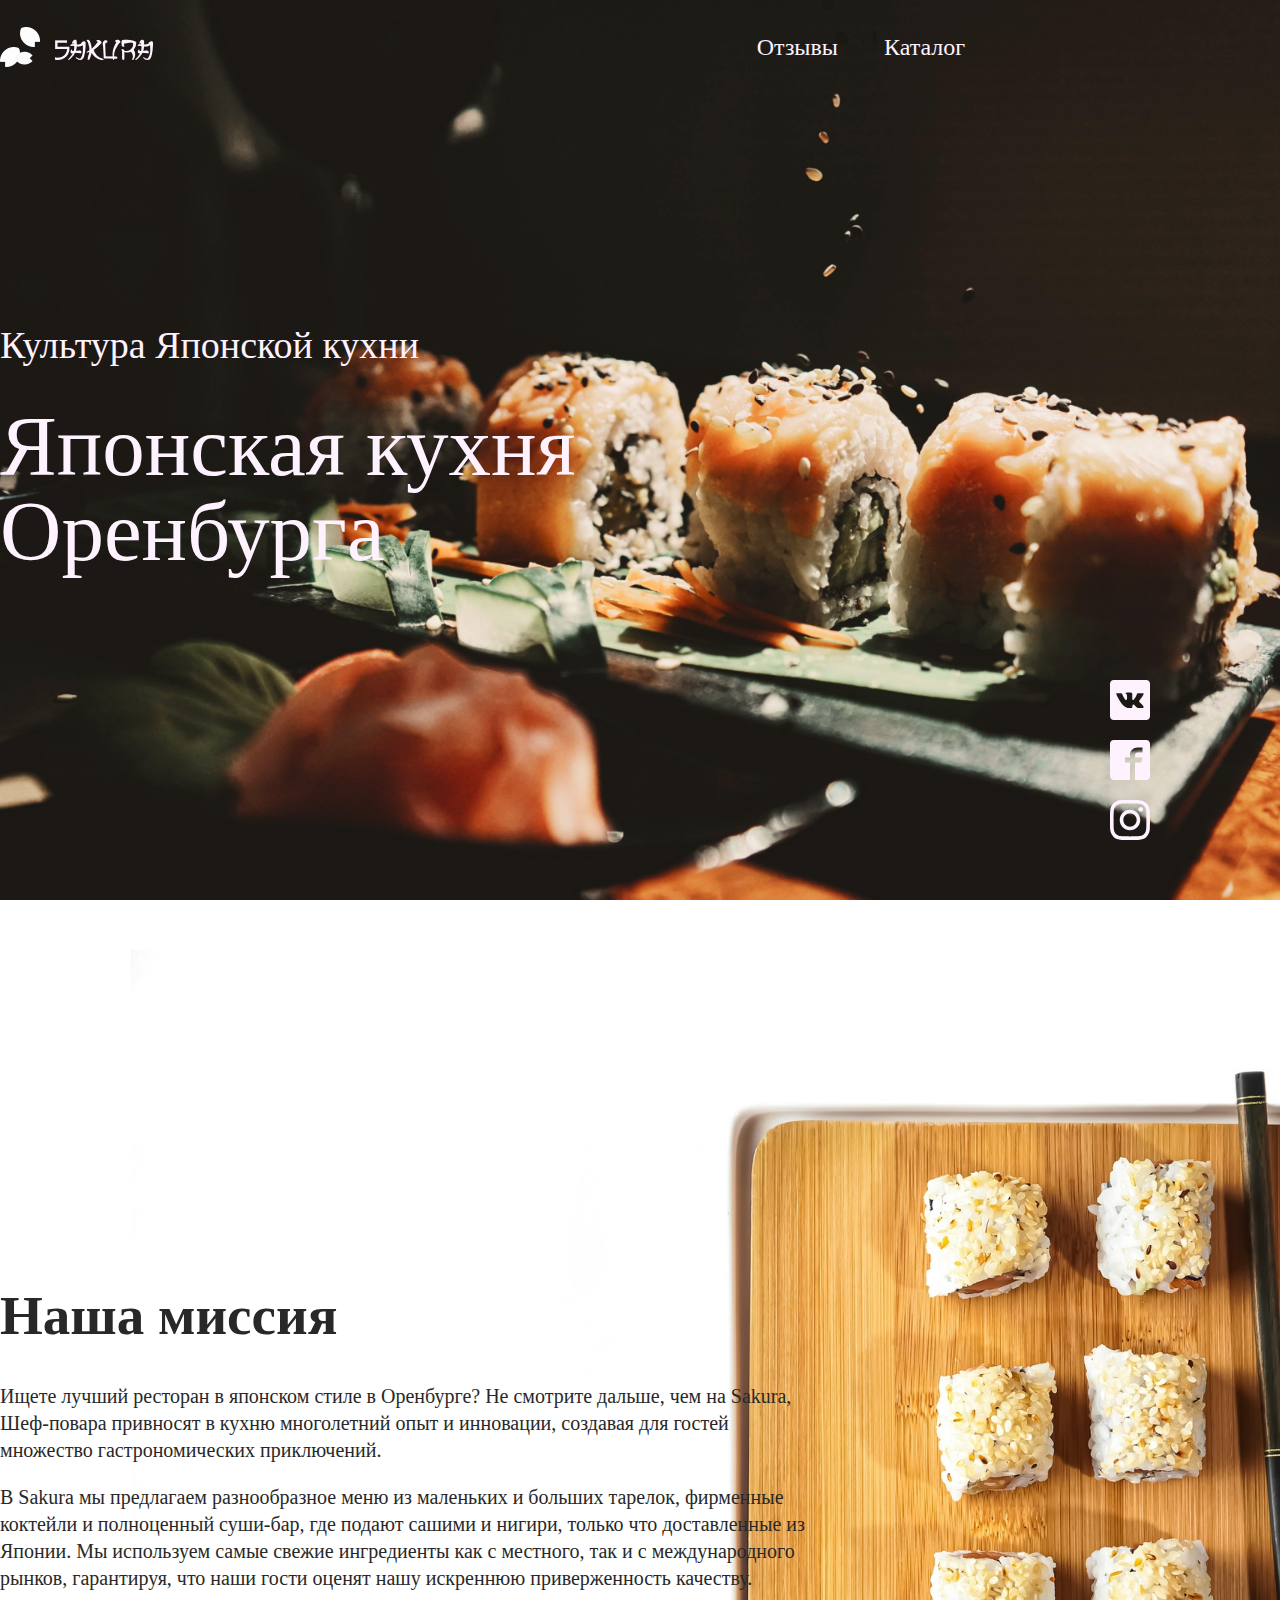
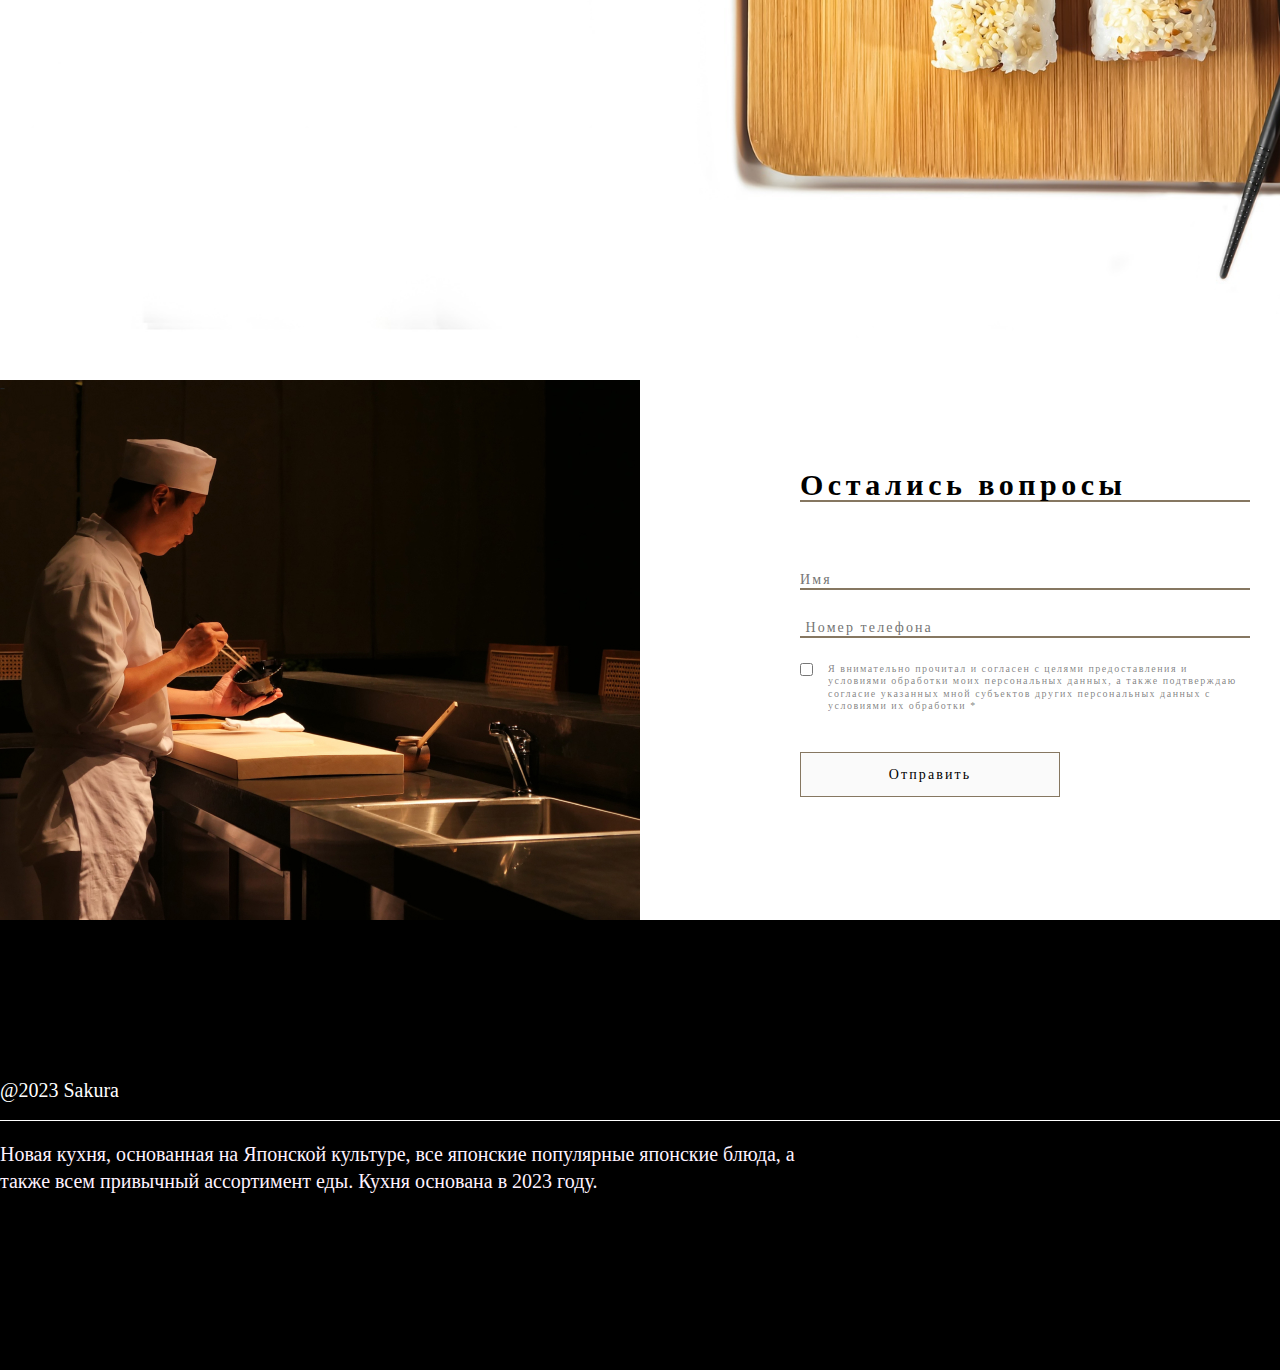
<file: index.html>
<!DOCTYPE html>
<html lang="ru">
<head>
    <meta charset="UTF-8">
    <meta http-equiv="X-UA-Compatible" content="IE=edge">
    <meta name="viewport" content="width=device-width, initial-scale=1.0">
    <title>Sakura</title>
    <link rel="stylesheet" href="/src/css/style.css">
    <link rel="stylesheet" href="/src/css/reset.css">
</head>
<body>
    <section class="promo">
        <div class="container">
            <header class="promo_header">

                <a href="#" class="promo_logo">
                    <img src="/src/icons/icon_1.png" alt="" class="promo_logo-pic">
                </a>

                <nav class="promo_nav">
                    <a id="promo_link-btn" href="" class="promo_link-btn">
                        Отзывы
                    </a>
                    <a id="promo_link-btn" href="/src/pages/catalog.html" class="promo_link-btn">
                        Каталог
                    </a>
                </nav>

                <a href="/src/pages/login.html" class="promo_link">
                    <span id="span_1">Вход</span>
                </a>
                <a href="" class="promo_link">
                    <div class="promo_link-img">
                        <img src="/src/icons/user_1.png" alt="gay">
                    </div>
                </a>
                
                
            </header>

            <div class="promo_text">
                <h2 class="promo_subtitle">Культура Японской кухни</h2>
                <h1 class="promo_title">Японская кухня Оренбурга</h1>
            </div>

            <div class="promo_social">
                <div class="promo_social-link">
                    <img src="/src/icons/vk.svg" alt="vk">
                </div>

                <div class="promo_social-link">
                    <img src="/src/icons/facebook.svg" alt="facebook">
                </div>

                <div class="promo_social-link">
                    <img src="/src/icons/instagram.svg" alt="instagram">
                </div>
            </div>

        </div>
    </section>

    <section class="about">
        <div class="container">
            <div class="about_wrapper">
                <h2 class="about_title">Наша миссия</h2>
                <p  class="about_descr">Ищете лучший ресторан в японском стиле в Оренбурге? Не смотрите дальше, чем на Sakura, Шеф-повара привносят в кухню многолетний опыт и инновации, создавая для гостей множество гастрономических приключений.</p>
                <p class="about_descr1">В Sakura мы предлагаем разнообразное меню из маленьких и больших тарелок, фирменные коктейли и полноценный суши-бар, где подают сашими и нигири, только что доставленные из Японии. Мы используем самые свежие ингредиенты как с местного, так и с международного рынков, гарантируя, что наши гости оценят нашу искреннюю приверженность качеству.</p>
            </div>
        </div>
    </section>

    <section class="questions">
        <div class="questions_img">
           -
        </div>

        <div class="questions_content">
            <h2 class="questions_title">Остались вопросы</h2>
            <form action="#" class="questions_form">
                <input type="text" class="questions_input" placeholder="Имя">
                <input type="text" class="questions_input" placeholder=" Номер телефона">
                <div class="questions_checkbox">
                    <input id="agree" type="checkbox">
                    <div class="questions_text">
                        Я внимательно прочитал и согласен с целями предоставления и условиями обработки моих персональных данных, а также подтверждаю согласие указанных мной субъектов других персональных данных с условиями их обработки *</div>
                </div>
                <button class="questions_btn">Отправить</button>
            </form>
        </div>
    </section>

    <footer class="footer">
        <div class="container">
            <div class="footer_up">
                <div class="footer_year">@2023 Sakura</div>
                <div class="footer_num">+7 (908) 323 22 19</div>
            </div>
            <div class="footer_devider"></div>
            <div class="footer_down">
                <div class="footer_text">Новая кухня, основанная на Японской культуре, все японские популярные японские блюда, а также всем привычный ассортимент еды. Кухня основана в 2023 году.</div>
                <a id="footer_logo" href="index.html" class="footer_logo">
                    <img src="/src/icons/icon.svg" alt="">
                </a>
            </div>
        </div>
    </footer>

</body>
</html>
</file>
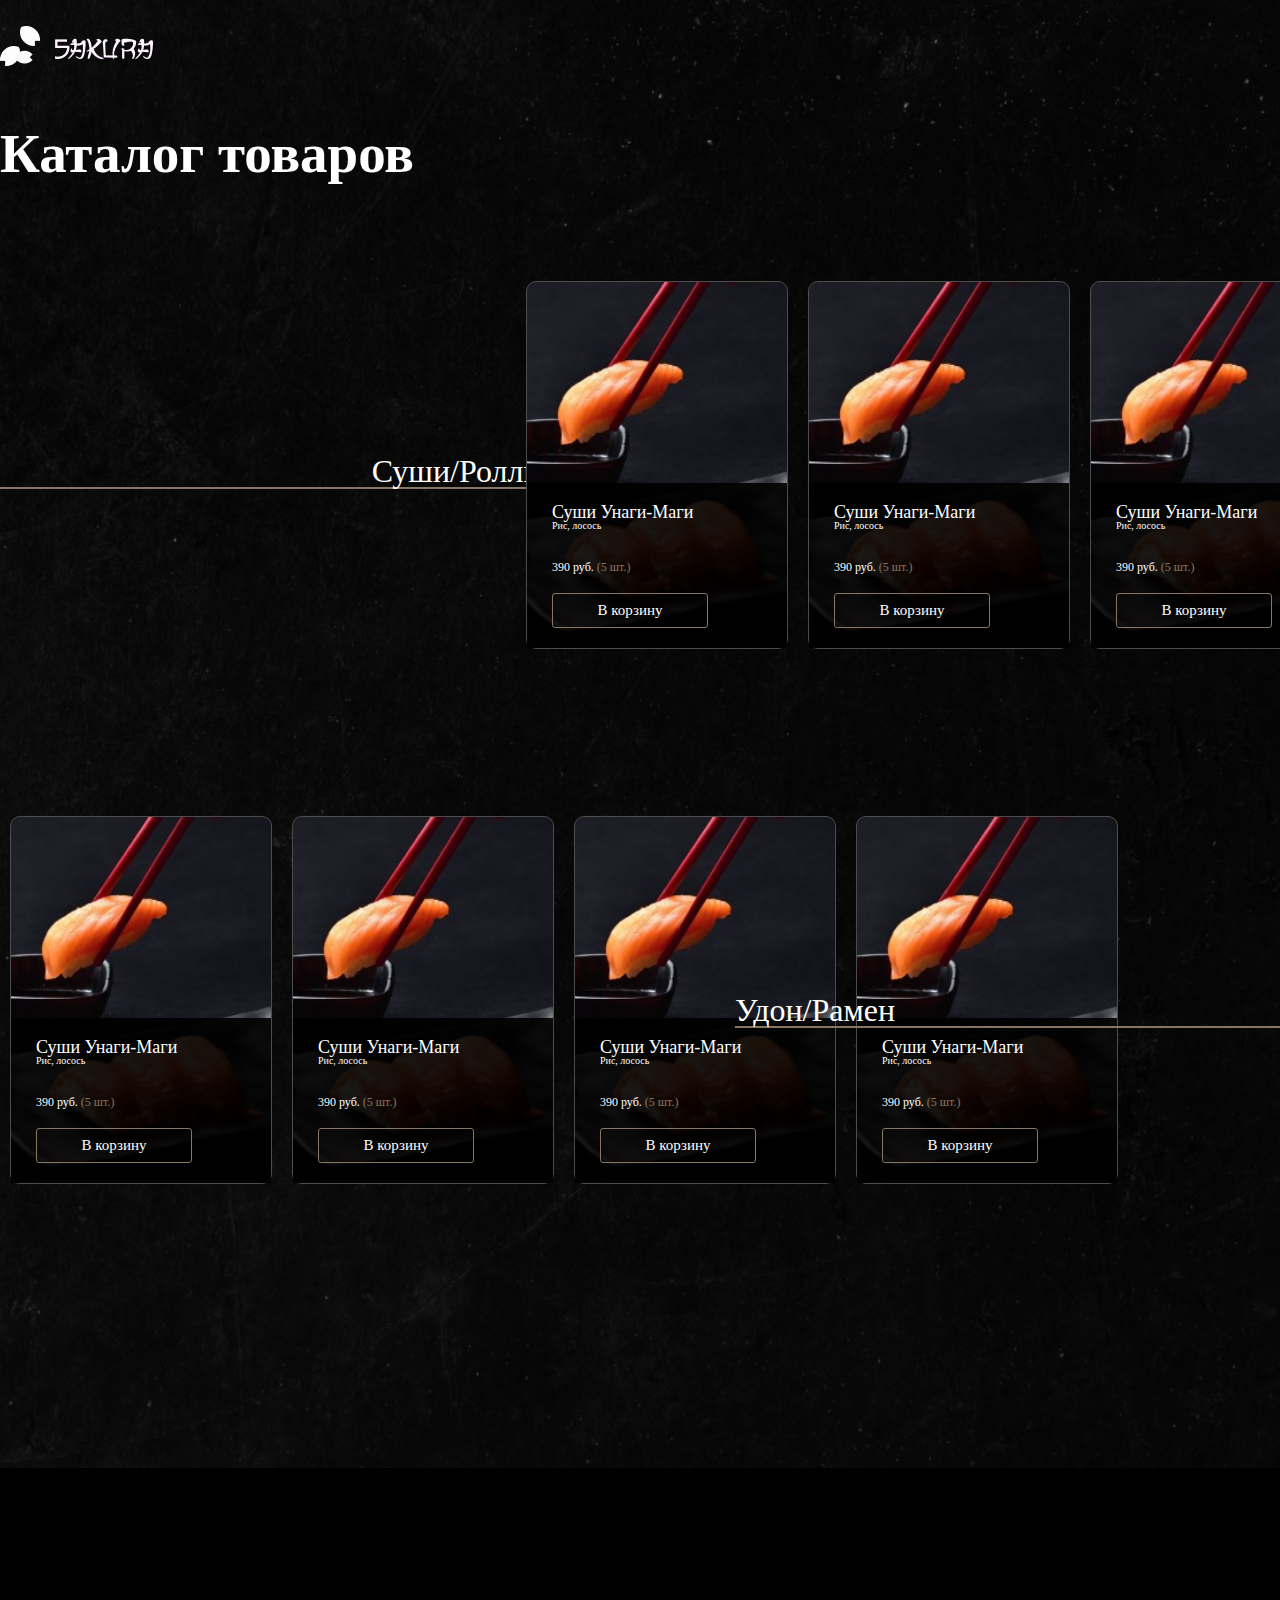
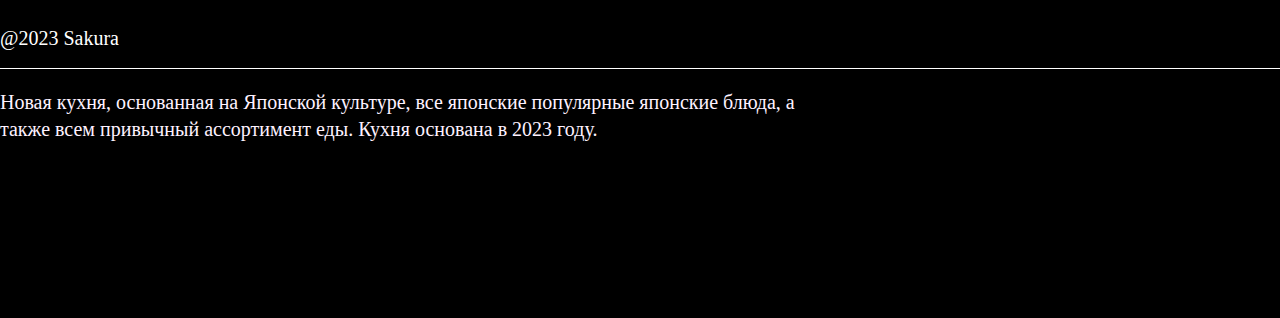
<file: src/pages/catalog.html>
<!DOCTYPE html>
<html lang="ru">
<head>
    <meta charset="UTF-8">
    <meta http-equiv="X-UA-Compatible" content="IE=edge">
    <meta name="viewport" content="width=device-width, initial-scale=1.0">
    <title>Catalog</title>
    <link rel="stylesheet" href="/src/css/style.css">
    <link rel="stylesheet" href="/src/css/reset.css">
</head>
<body>
    <section class="catalog">
        <div class="container">

        <div class="catalog_header">
            <header class="promo_header">

                <a href="/index.html" class="catalog_logo">
                    <img src="/src/icons/icon_1.png" alt="" class="promo_logo-pic">
                </a>

            </header>
        </div>


            <h2 class="catalog_title">Каталог товаров</h2>
            <div class="catalog_row">
                <div class="catalog_category">
                    <div class="catalog_subtitle">Суши/Роллы</div>
                </div>

                <div class="catalog_items">
                    <div class="catalog_item">
                        <div class="catalog_content">
                            <div class="catalog_item-name">Суши Унаги-Маги</div>
                            <div class="catalog_composition">Рис, лосось</div>
                            <div class="catalog_price">390 руб. <span>(5 шт.)</span> </div>
                            <button id="catalog_btn_1" class="catalog_btn">В корзину</button>
                        </div>
                    </div>

                    <div class="catalog_item">
                        <div class="catalog_content">
                            <div class="catalog_item-name">Суши Унаги-Маги</div>
                            <div class="catalog_composition">Рис, лосось</div>
                            <div class="catalog_price">390 руб. <span>(5 шт.)</span> </div>
                            <button class="catalog_btn">В корзину</button>
                        </div>
                    </div>

                    <div class="catalog_item">
                        <div class="catalog_content">
                            <div class="catalog_item-name">Суши Унаги-Маги</div>
                            <div class="catalog_composition">Рис, лосось</div>
                            <div class="catalog_price">390 руб. <span>(5 шт.)</span> </div>
                            <button class="catalog_btn">В корзину</button>
                        </div>
                    </div>

                    <div class="catalog_item">
                        <div class="catalog_content">
                            <div class="catalog_item-name">Суши Унаги-Маги</div>
                            <div class="catalog_composition">Рис, лосось</div>
                            <div class="catalog_price">390 руб. <span>(5 шт.)</span> </div>
                            <button class="catalog_btn">В корзину</button>
                        </div>
                    </div>
                </div>
                

            </div>

            <div class="catalog_rowDOWN">

                <div class="catalog_itemsDOWN">
                    <div class="catalog_item">
                        <div class="catalog_content">
                            <div class="catalog_item-name">Суши Унаги-Маги</div>
                            <div class="catalog_composition">Рис, лосось</div>
                            <div class="catalog_price">390 руб. <span>(5 шт.)</span> </div>
                            <button class="catalog_btn">В корзину</button>
                        </div>
                    </div>

                    <div class="catalog_item">
                        <div class="catalog_content">
                            <div class="catalog_item-name">Суши Унаги-Маги</div>
                            <div class="catalog_composition">Рис, лосось</div>
                            <div class="catalog_price">390 руб. <span>(5 шт.)</span> </div>
                            <button class="catalog_btn">В корзину</button>
                        </div>
                    </div>

                    <div class="catalog_item">
                        <div class="catalog_content">
                            <div class="catalog_item-name">Суши Унаги-Маги</div>
                            <div class="catalog_composition">Рис, лосось</div>
                            <div class="catalog_price">390 руб. <span>(5 шт.)</span> </div>
                            <button class="catalog_btn">В корзину</button>
                        </div>
                    </div>

                    <div class="catalog_item">
                        <div class="catalog_content">
                            <div class="catalog_item-name">Суши Унаги-Маги</div>
                            <div class="catalog_composition">Рис, лосось</div>
                            <div class="catalog_price">390 руб. <span>(5 шт.)</span> </div>
                            <button class="catalog_btn">В корзину</button>
                        </div>
                    </div>
                </div>
                
            <div class="catalog_categoryDOWN">
                <div class="catalog_subtitle">Удон/Рамен</div>
             </div>


            </div>
        </div>
    </section>

    <footer class="footer">
        <div class="container">
            <div class="footer_up">
                <div class="footer_year">@2023 Sakura</div>
                <div class="footer_num">+7 (908) 323 22 19</div>
            </div>
            <div class="footer_devider"></div>
            <div class="footer_down">
                <div class="footer_text">Новая кухня, основанная на Японской культуре, все японские популярные японские блюда, а также всем привычный ассортимент еды. Кухня основана в 2023 году.</div>
                <a href="/index.html" class="footer_logo">
                    <img src="/src/icons/icon.svg" alt="">
                </a>
            </div>
        </div>
    </footer>

</body>
</html>
</file>
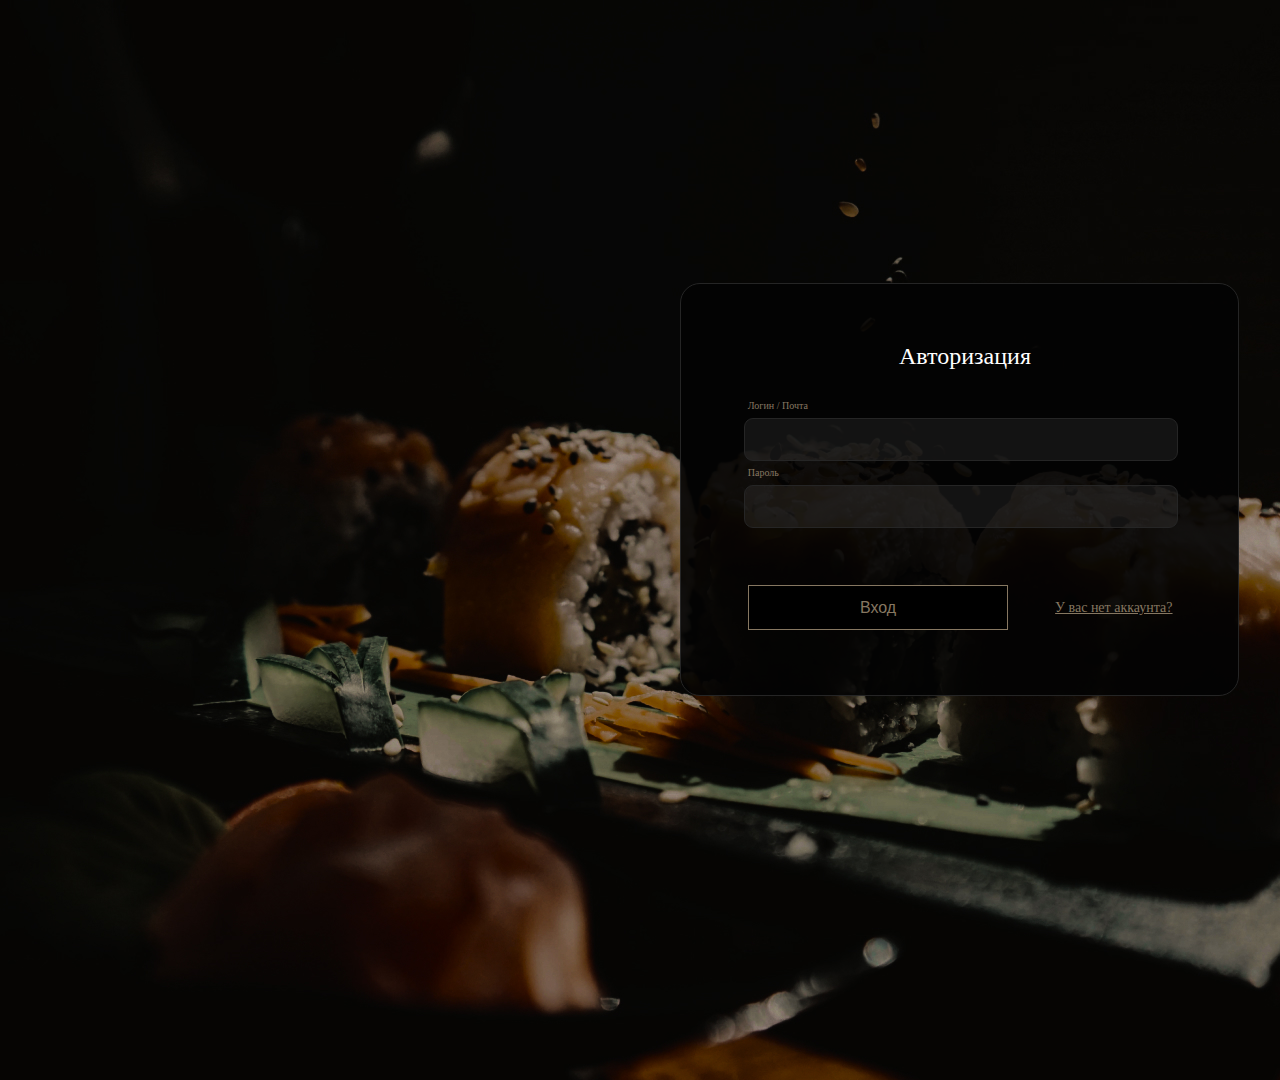
<file: src/pages/login.html>
<!DOCTYPE html>
<html lang="ru">
<head>
    <meta charset="UTF-8">
    <meta http-equiv="X-UA-Compatible" content="IE=edge">
    <meta name="viewport" content="width=device-width, initial-scale=1.0">
    <title>Login</title>
    <link rel="stylesheet" href="/src/css/style.css">
    <link rel="stylesheet" href="/src/css/reset.css">
</head>
<body>
    <section class="login">
        <div class="container">
            <div class="login_window">
                <h1 class="login_header">Авторизация</h1>
                <form action="login_form">
                    <div class="text_1">
                        Логин / Почта <br>
                    </div>
                    <input type="">
                    <div class="text_1">
                        Пароль <br>
                    </div>
                    <input  type="password">

                    <button class="login_btn">Вход</button>
                </form>

                <div id="link_to_register"> <a href="/src/pages/register.html">У вас нет аккаунта?</a></div>  
            </div>
        </div>
    </section>
</body>
</html>
</file>
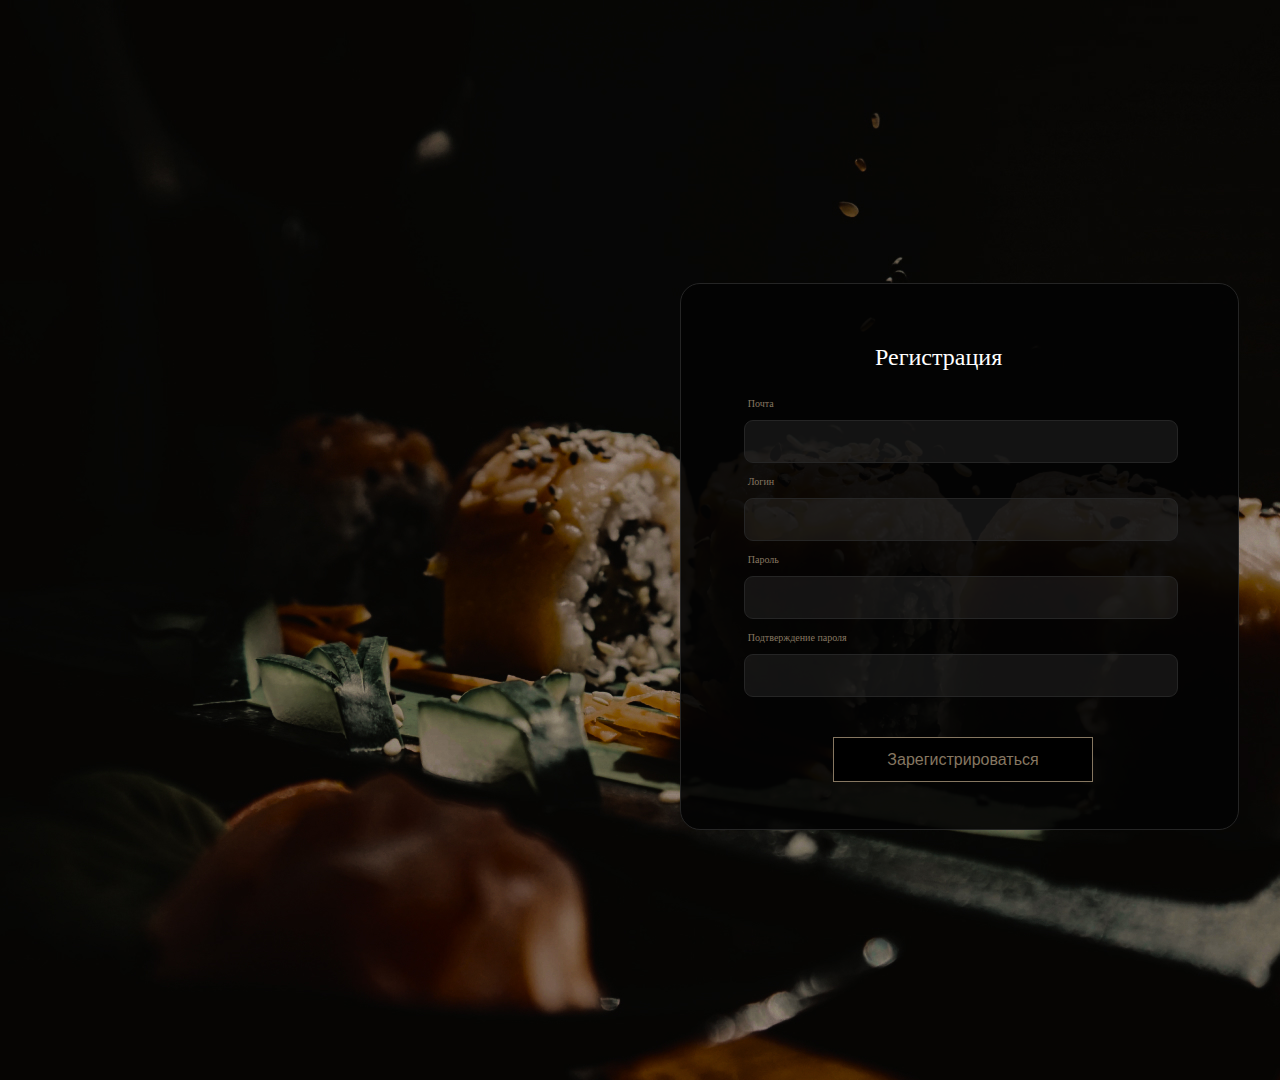
<file: src/pages/register.html>
<!DOCTYPE html>
<html lang="en">
<head>
    <meta charset="UTF-8">
    <meta http-equiv="X-UA-Compatible" content="IE=edge">
    <meta name="viewport" content="width=device-width, initial-scale=1.0">
    <title>register</title>
    <link rel="stylesheet" href="/src/css/style.css">
    <link rel="stylesheet" href="/src/css/reset.css">
</head>
<body>
    <section class="register">
        <div class="container">
            <div class="register_window">
                <h1 class="register_header">Регистрация</h1>
                <form action="">

                    <div>
                        Почта <br>
                    </div>
                    <input type="text">
                    <div>
                        Логин<br>
                    </div>

                    <input type="text">

                    <div>
                        Пароль <br>
                    </div>

                    <input type="password">

                    <div>
                        Подтверждение пароля <br>
                    </div>

                    <input type="password">

                    <button class="register_btn">Зарегистрироваться</button>
                </form>
            </div>
        </div>
    </section>
</body>
</html>
</file>
<file: src/css/style.css>
* {
    box-sizing: border-box;
    margin: 0px;
    padding: 0px;
}

.container {
    width: 1644px;
    margin: 0 auto;
}

.promo {
    position: relative;
    background: url(/src/img/bg1.jpg) center center/cover no-repeat;
    height: 100vh;
    padding: 26px 0 0 0;
}

.promo_header {
    display: flex;
    justify-content: space-between;
    align-items: center;
}

.promo .promo_logo {
    display: flex;
    align-items: start;
    height: 40px;
}

.catalog_header {
    display: flex;
    justify-content: space-between;
    align-items: center;
    padding: 0px;
}

.catalog_logo {
    display: flex;
    align-items: start;
    height: 40px;
}

a {
    text-decoration: none;
}

.promo .promo_logo-pic {
    margin-right: 15px;
}

img {
    vertical-align: middle;
}

nav:hover {
    display: block;
}

#promo_link-btn:hover {
    opacity: 0.3    
}

#promo_link-btn {
    transition: 0.3s;
}

#promo_link-btn1:hover {
    opacity: 0.3    
}

#promo_link-btn1 {
    transition: 0.3s;
}

.promo .promo_link-btn {
    position: relative;
    left: 545px;
    margin: 0 20px;
    background: rgba(0,0,0,0);
    border: none;
    font-family: "Open Sans";
    font-weight: 300;
    font-size: 24px;
    color: #fef2ff;
}

.promo .promo_link {
    display: flex;
    align-items: center;
    
}

.promo .promo_link span {
    margin-left: 1070px;
    font-family: "Open Sans";
    font-weight: 300;
    font-size: 24px;
    color: #fef2ff;
}

#span_1:hover{
    opacity: 0.3;
}
#span_1 {
    transition: 0.3s;
}

.promo .promo_text {
    width: 750px;
    position: absolute;
    top: 50%;
    transform: translateY(-50%);
}

.promo .promo_subtitle {
    font-family: "Open Sans";
    font-weight: 400;
    font-size: 38px;
    color: #fef2ff;
}

.promo .promo_title {
    margin-top: 40px;
    font-family: Comfortaa;
    font-weight: 400;
    font-size: 85px;
    color: #fef2ff;
}

.promo_social .promo_social-link img {
    width: 40px;
    height: 40px;
    margin: 10px 0;
}

.promo_social {
    position: absolute;
    bottom: 50px;
    right: 130px;
}

.promo_social-link img {
    width: 100%;
    height: 100%;
    transition: .3s all
}

.promo_social img:hover {
    opacity: .4
}

.about {
    position: relative;
    min-height: 1080px;
    background: url(/src/img/bg2.jpg)center center/cover no-repeat;
}

.about .about_wrapper {
    position: absolute;
    top: 50%;
    transform: translateY(-50%);
    max-width: 822px;
}

.about_title {
    font-family: Comfortaa;
    font-weight: 600;
    font-size: 55px;
    color: #282828;
}

.about .about_descr {
    margin-top: 20px;
    font-family: "Open Sans";
    font-weight: 400;
    font-size: 20px;
    line-height: 27px;
    color: #282828;
}

.about .about_descr {
    margin-top: 40px;
}

.about .about_descr1{
    margin-top: 20px;
    font-family: "Open Sans";
    font-weight: 400;
    font-size: 20px;
    line-height: 27px;
    color: #282828;
}

.catalog {
    background: url(/src/img/bg3.jpg) center center/cover no-repeat;
    position: relative;
    min-height: 1458px;
    padding: 26px 0 284px 0;
}

.catalog_title {
    color: #fff;
}

.catalog_title {
    font-family: Comfortaa;
    font-weight: 600;
    font-size: 55px;
    color: #fff;
    margin-top: 60px;
}

.catalog_row {
    margin-top: 100px;
    display: flex;
}

.catalog_category {
    position: absolute;
    width: 545px;
    height: fit-content;
    display: flex;
    justify-content: end;
    font-family: "Open Sans";
    font-weight: 400;
    font-size: 32px;
    color: #fff;
    border-bottom: 2px solid #867761;
}

.catalog_category {
    left: 0;
    top: 31%;
}

.catalog_items {
    width: 100%;
    display: flex;
    justify-content: end;
}

.catalog_item {
    margin: 0 10px;
    position: relative;
    background: url(../assets/Images/items/img1.jpg) center center/cover no-repeat;
    border-radius: 10px;
    border: 1px solid #4d4d4d;
    width: 262px;
    height: 368px;
}

.catalog_content {
    position: absolute;
    bottom: 0;
    padding: 20px 25px;
    background: rgba(0,0,0,.9);
    width: 100%;
    height: 45%;
}

.catalog_item-name {
    font-size: 18px;
    font-family: "Open Sans";
    font-weight: 400;
    color: #fff;
}

.catalog_composition {
    font-size: 10px;
    font-family: "Open Sans";
    font-weight: 400;
    color: #fff;
}

.catalog_price {
    margin-top: 30px;
    font-size: 12px;
    font-family: "Open Sans";
    font-weight: 400;
    color: #fff;
}

.catalog_btn {
    margin-top: 20px;
    width: 156px;
    height: 35px;
    background: rgba(0,0,0,0);
    border: 1px solid #867761;
    border-radius: 3px;
    font-size: 15px;
    font-family: "Open Sans";
    font-weight: 400;
    color: #fff;
}

.catalog_btn:hover{
    background-color: #867761;
    transition: 0.4s;
}

.catalog_item {
    margin: 0 10px;
    position: relative;
    background: url(/src/img/img1.jpg) center center/cover no-repeat;
    border-radius: 10px;
    border: 1px solid #4d4d4d;
    width: 262px;
    height: 368px;
}

.catalog_price span {
    color: #867761;
}

.catalog_rowDOWN {
    margin-top: 167px;
    display: flex;
}

.catalog_itemsDOWN {
    width: 100%;
    display: flex;
    justify-content: start;
}

.catalog_categoryDOWN {
    position: absolute;
    width: 545px;
    height: -moz-fit-content;
    height: fit-content;
    display: flex;
    justify-content: end;
    font-family: "Open Sans";
    font-weight: 400;
    font-size: 32px;
    color: #fff;
    border-bottom: 2px solid #867761;
}

.catalog_categoryDOWN {
    justify-content: start;
    right: 0;
    bottom: 30%;
}

.questions {
    min-height: 540px;
    display: flex;
}

.questions_img {
    background: url(/src/img/bg4.jpg) center center/cover no-repeat;
    width: 50%;
}

.questions_content {
    padding: 90px 0 112px 160px;
}

.questions_title {
    font-family: Comfortaa;
    font-weight: 600;
    font-size: 30px;
    letter-spacing: .15em;
    color: #000;
    border-bottom: 2px solid #867761;
}

.questions_form {
    margin-top: 40px;
    width: 450px;
    min-height: 150px;
    display: flex;
    flex-direction: column;
}

.questions_input {
    margin-top: 30px;
    border: none;
    border-bottom: 2px solid #867761;
    font-family: "Open Sans";
    font-weight: 400;
    font-size: 14px;
    letter-spacing: .15em;
    color: rgba(0,0,0,.2);
}

.questions_checkbox {
    margin-top: 25px;
    display: flex;
    align-items: start;
}

.questions_checkbox input {
    margin-right: 15px;
}

.questions_text {
    font-weight: 400;
    font-size: 10px;
    line-height: 123.2%;
    letter-spacing: .15em;
    color: rgba(0,0,0,.5);
}

.questions_btn {
    margin-top: 40px;
    width: 260px;
    height: 45px;
    background: #fafafa;
    border: 1px solid #867761;
    font-family: "Open Sans";
    font-weight: 400;
    font-size: 14px;
    letter-spacing: .15em;
    color: #000;

}

.questions_btn:hover {
    background-color:#867761;
    color:white;
    transition: 0.6s ease-out;
}

.footer {
    background-color: #000;
    min-height: 450px;
    padding: 160px 0;
}

.footer_up {
    display: flex;
    justify-content: space-between;
}

.footer_year {
    font-family: "Open Sans";
    font-weight: 300;
    font-size: 20px;
    color: #fff;
}

.footer_num {
    font-family: "Open Sans";
    font-weight: 300;
    font-size: 20px;
    color: #fff;
}

.footer_devider {
    margin: 20px 0;
    height: 1px;
    background-color: #fff;
}

.footer_down {
    display: flex;
    justify-content: space-between;
}

.footer_text {
    max-width: 800px;
    font-family: "Open Sans";
    font-weight: 300;
    font-size: 20px;
    line-height: 27px;
    color: #fef2ff;
}

.footer_logo {
    display: block;
}

#footer_logo:hover {
    opacity: 0.3;
    transition: 0.3s;
}


 /* Окно входа */
.login{
    padding: 10% 0;
    background: url() center center/cover no-repeat;
  
}

.login_window{
    position: absolute;
    padding: 50px 0 50px 0;
    margin: 0 auto;
    max-width: 559px;
    height: 413px;
    background: rgba(3, 3, 3, 0.9);
    border-radius: 20px;
    top: 283px;
    position: absolute;
    width: 559px;
    height: 413px;
    left: 680px;
    top: 283px;

    background: rgba(3, 3, 3, 0.9);
    border: 1px solid #252525;
    border-radius: 20px;
}

.login_window div:first-child{
    margin-top: 40px;
}

#link_to_register{
    margin-top: 30px;
    text-align: center;
    position: absolute;
    width: 132px;
    height: 19px;
    left: 300px;
    top: 284px;

    font-family: 'Open Sans';
    font-style: normal;
    font-weight: 400;
    font-size: 14px;
    line-height: 19px;
}

#link_to_register a {
    text-decoration: underline;
    color: #867761;
}

#link_to_register a:hover {
    transition: 0.5s;
    color: #ffffff;
}



/* окно регистрации */
 .login {
    padding: 100px;
    min-height: 1080px;
    background: url(/src/img/bg5.jpg)center center/cover no-repeat;
}


 .login_header{
    width: 100%;
    font-style: normal;
    font-weight: 400;
    font-size: 24px;
    text-align: center;
    color: #ffffff;

    position: absolute;
    width: 180px;
    height: 27px;
    left: 194px;
    top: 60px;

    font-family: 'Comfortaa';
    font-style: normal;
}
.login_window div{

    position: relative;
    top: 27px;
    margin-left: 12%;

    font-style: normal;
    font-weight: 400;
    font-size: 10px;
    color: #867761;
    
} 

 .login_window input{
    position: relative;
    width: 434px;
    height: 43px;
    left: 63px;
    top: 20px;
    margin-top: 14px;
    
    height: 43px;
    border: 0px;
    background: rgba(166, 168, 169, 0.1);
    border: 1px solid #252525;
    border-radius: 9px;
    
    color:white;
    padding-left: 20px ;
}

.login_window input:focus{
    background: rgba(0, 0, 0, 0.684);
    transition: 0.5s;
}

.login_btn{
    display: block;
    margin: 0 auto;
    margin-top: 30px;
    width: 250px;
    height: 65px;
    background: #ffffff;

    border: 0px;

    position: absolute;
    width: 260px;
    height: 45px;
    left: 67px;
    top: 271px;
    background: #000000;
    border: 1px solid #867761;

    color:#867761
}

.login_btn:hover {
    background-color:#867761;
    color:white;
    transition: 0.5s ease;
}

.register {
    height: 1080px;
    background: url(/src/img/bg5.jpg) center center/cover no-repeat;
}

.register_header {
    position: absolute;
    width: 175px;
    height: 27px;
    left: 194px;
    top: 60px;

    font-family: 'Comfortaa';
    font-style: normal;
    font-weight: 400;
    font-size: 24px;
    line-height: 27px;



color: #FFFFFF;
}

.register_window div {
    position: relative;
    top: 65px;
    margin-left: 12%;

    font-style: normal;
    font-weight: 400;
    font-size: 10px;
    color: #867761;
}

.register_window input {
    position: relative;
    width: 434px;
    height: 43px;
    left: 63px;
    top: 51px;
    margin-top: 25px;
    
    height: 43px;
    border: 0px;
    background: rgba(166, 168, 169, 0.1);
    border: 1px solid #252525;
    border-radius: 9px;
    
    color:white;
    padding-left: 20px ;
}

.register_window input:focus{
    background: rgba(0, 0, 0, 0.684);
    transition: 0.5s;
}

.register_btn {
    position: absolute;
    width: 260px;
    height: 45px;
    left: 152px;
    top: 453px;
    background: #000000;
    border: 1px solid #867761;

    color:#867761
}

.register_btn:hover {
    background-color:#867761;
    color:white;
    transition: 0.5s ease;
}

.register_window {
    position: absolute;
    padding: 50px 0 50px 0;
    margin: 0 auto;
    max-width: 559px;
    height: 413px;
    background: rgba(3, 3, 3, 0.9);
    border-radius: 20px;
    top: 283px;
    position: absolute;
    width: 559px;
    height: 547px;
    left: 680px;
    top: 283px;

    background: rgba(3, 3, 3, 0.9);
    border: 1px solid #252525;
    border-radius: 20px;
}
</file>
